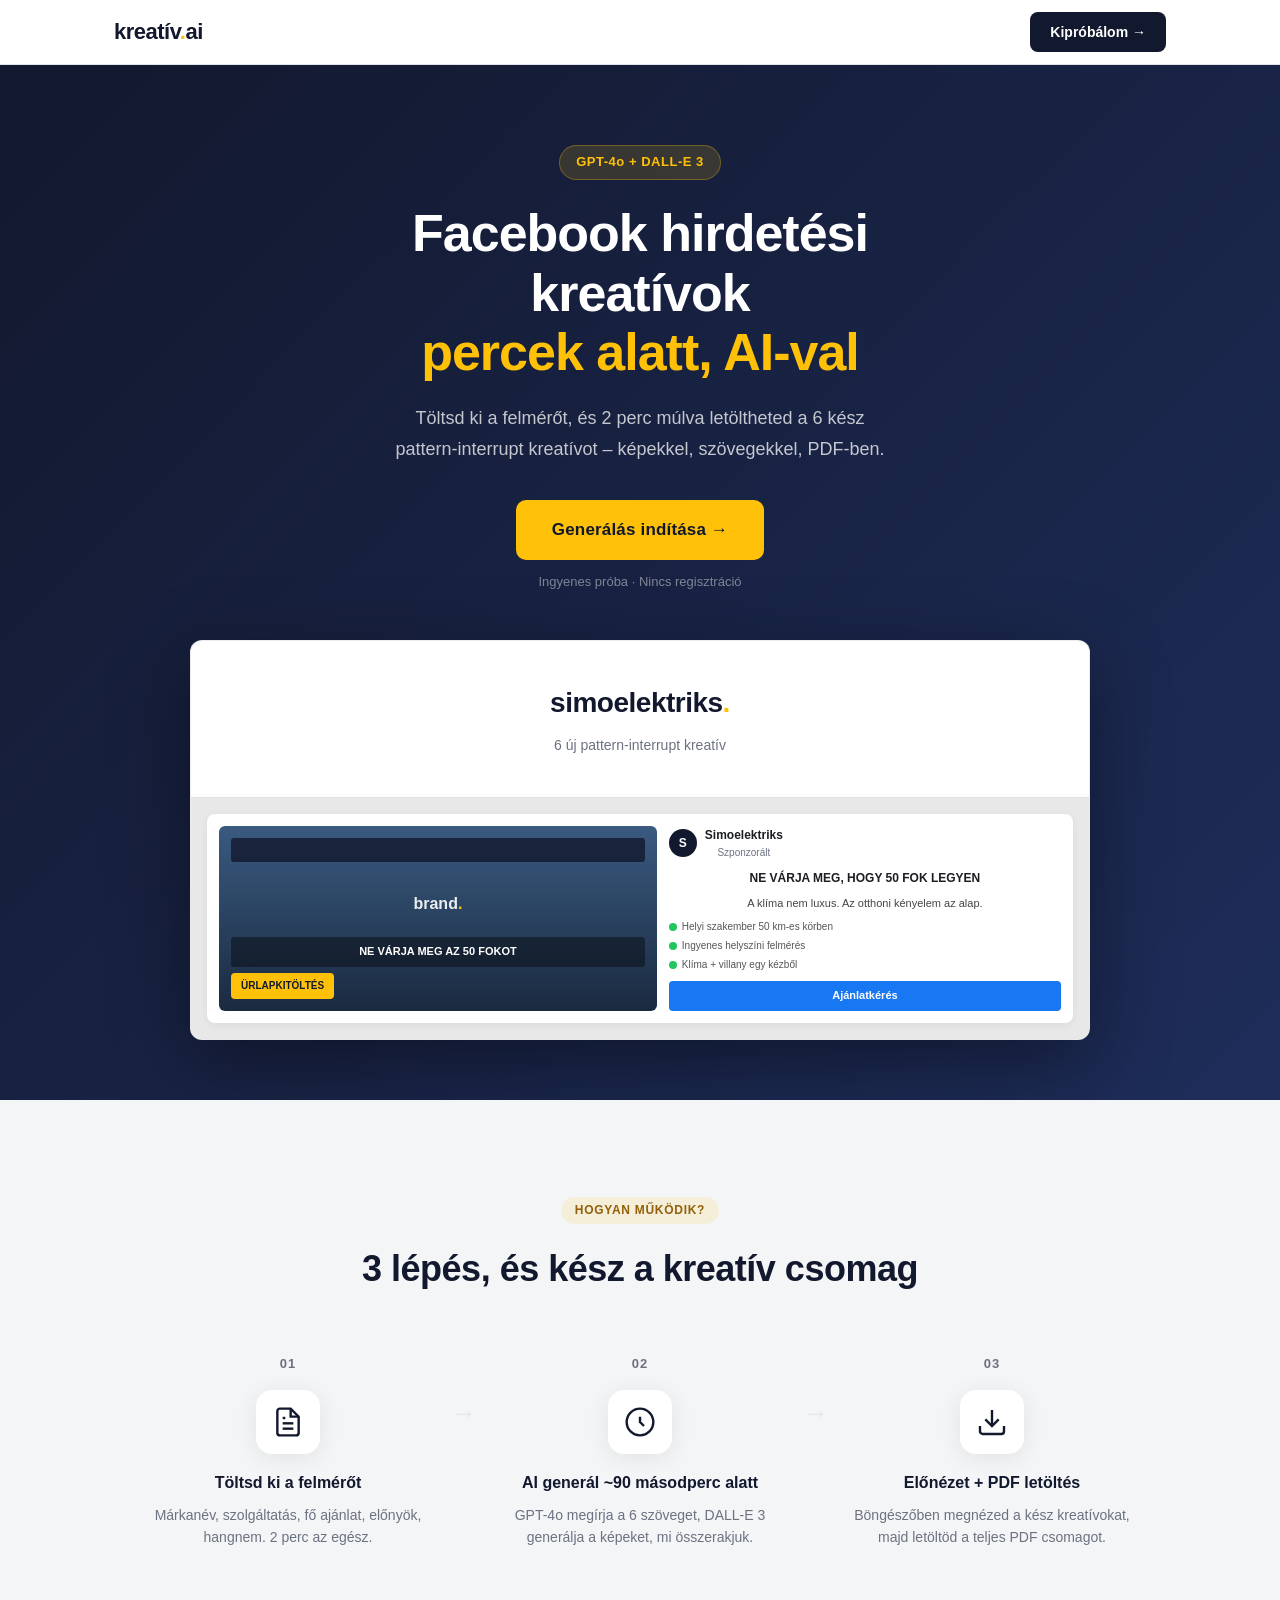
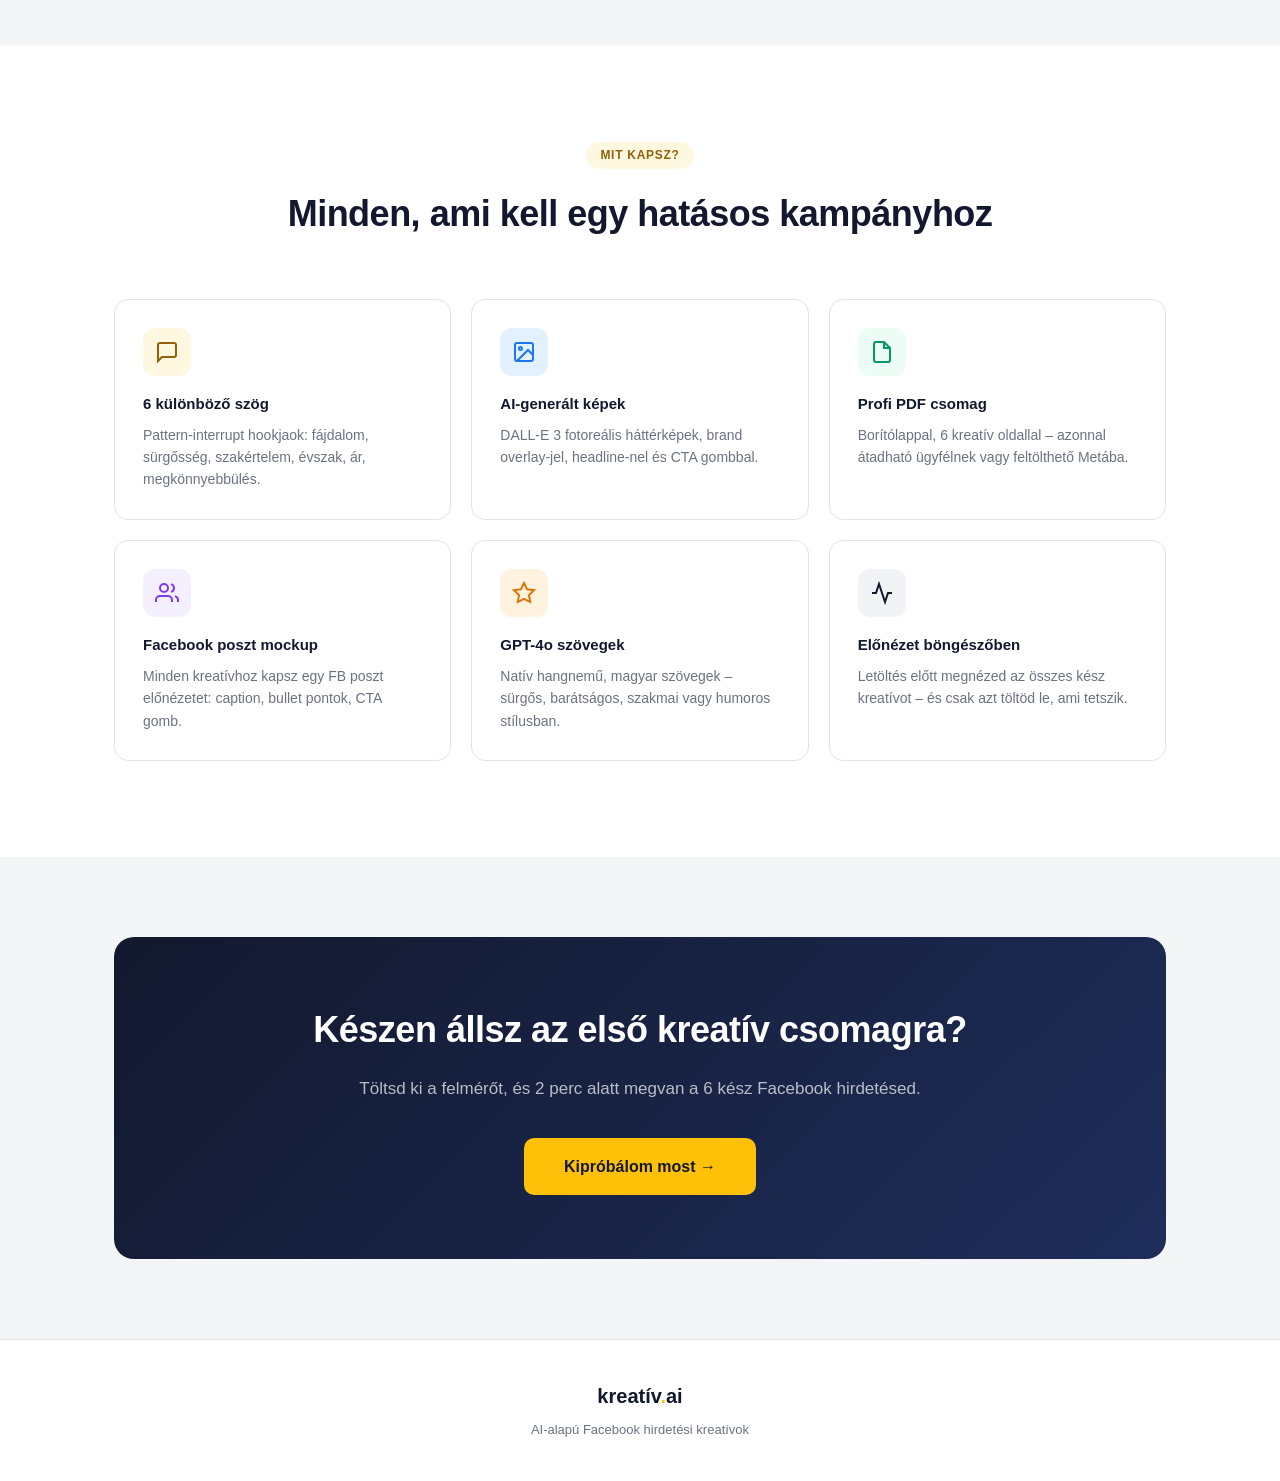
<file: templates/index.html>
<!DOCTYPE html>
<html lang="hu">
<head>
  <meta charset="UTF-8">
  <meta name="viewport" content="width=device-width, initial-scale=1.0">
  <title>kreatív.ai – Facebook hirdetési kreatívok AI alapon</title>
  <link rel="stylesheet" href="/static/css/landing.css">
</head>
<body>

<!-- NAV -->
<nav class="nav">
  <div class="nav-inner">
    <a href="/" class="nav-logo">kreatív<span class="accent">.</span>ai</a>
    <a href="/felmero" class="nav-cta">Kipróbálom →</a>
  </div>
</nav>

<!-- HERO -->
<section class="hero">
  <div class="hero-inner">
    <div class="hero-badge">GPT-4o + DALL-E 3</div>
    <h1 class="hero-title">
      Facebook hirdetési kreatívok<br>
      <span class="hero-title-accent">percek alatt, AI-val</span>
    </h1>
    <p class="hero-sub">
      Töltsd ki a felmérőt, és 2 perc múlva letöltheted a 6 kész<br>
      pattern-interrupt kreatívot – képekkel, szövegekkel, PDF-ben.
    </p>
    <a href="/felmero" class="btn-hero">Generálás indítása →</a>
    <p class="hero-hint">Ingyenes próba · Nincs regisztráció</p>
  </div>

  <!-- Mock PDF preview -->
  <div class="hero-preview">
    <div class="mock-pdf">
      <div class="mock-cover">
        <div class="mock-brand">simoelektriks<span class="accent">.</span></div>
        <div class="mock-subtitle">6 új pattern-interrupt kreatív</div>
      </div>
      <div class="mock-pages">
        <div class="mock-page">
          <div class="mock-ad">
            <div class="mock-ad-top"></div>
            <div class="mock-ad-center">brand<span class="accent">.</span></div>
            <div class="mock-ad-headline">NE VÁRJA MEG AZ 50 FOKOT</div>
            <div class="mock-ad-btn">ÜRLAPKITÖLTÉS</div>
          </div>
          <div class="mock-post">
            <div class="mock-post-header">
              <div class="mock-avatar">S</div>
              <div>
                <div class="mock-name">Simoelektriks</div>
                <div class="mock-sponsored">Szponzorált</div>
              </div>
            </div>
            <div class="mock-hook">NE VÁRJA MEG, HOGY 50 FOK LEGYEN</div>
            <div class="mock-caption">A klíma nem luxus. Az otthoni kényelem az alap.</div>
            <div class="mock-bullets">
              <div class="mock-bullet"><span class="mock-dot"></span>Helyi szakember 50 km-es körben</div>
              <div class="mock-bullet"><span class="mock-dot"></span>Ingyenes helyszíni felmérés</div>
              <div class="mock-bullet"><span class="mock-dot"></span>Klíma + villany egy kézből</div>
            </div>
            <div class="mock-cta-btn">Ajánlatkérés</div>
          </div>
        </div>
      </div>
    </div>
  </div>
</section>

<!-- HOW IT WORKS -->
<section class="how">
  <div class="container">
    <div class="section-label">Hogyan működik?</div>
    <h2 class="section-title">3 lépés, és kész a kreatív csomag</h2>
    <div class="steps">
      <div class="step">
        <div class="step-num">01</div>
        <div class="step-icon">
          <svg width="32" height="32" viewBox="0 0 24 24" fill="none" stroke="currentColor" stroke-width="1.8">
            <path d="M14 2H6a2 2 0 0 0-2 2v16a2 2 0 0 0 2 2h12a2 2 0 0 0 2-2V8z"/>
            <polyline points="14 2 14 8 20 8"/>
            <line x1="16" y1="13" x2="8" y2="13"/>
            <line x1="16" y1="17" x2="8" y2="17"/>
            <polyline points="10 9 9 9 8 9"/>
          </svg>
        </div>
        <h3>Töltsd ki a felmérőt</h3>
        <p>Márkanév, szolgáltatás, fő ajánlat, előnyök, hangnem. 2 perc az egész.</p>
      </div>
      <div class="step-arrow">→</div>
      <div class="step">
        <div class="step-num">02</div>
        <div class="step-icon">
          <svg width="32" height="32" viewBox="0 0 24 24" fill="none" stroke="currentColor" stroke-width="1.8">
            <circle cx="12" cy="12" r="10"/>
            <path d="M12 8v4l3 3"/>
          </svg>
        </div>
        <h3>AI generál ~90 másodperc alatt</h3>
        <p>GPT-4o megírja a 6 szöveget, DALL-E 3 generálja a képeket, mi összerakjuk.</p>
      </div>
      <div class="step-arrow">→</div>
      <div class="step">
        <div class="step-num">03</div>
        <div class="step-icon">
          <svg width="32" height="32" viewBox="0 0 24 24" fill="none" stroke="currentColor" stroke-width="1.8">
            <path d="M21 15v4a2 2 0 0 1-2 2H5a2 2 0 0 1-2-2v-4"/>
            <polyline points="7 10 12 15 17 10"/>
            <line x1="12" y1="15" x2="12" y2="3"/>
          </svg>
        </div>
        <h3>Előnézet + PDF letöltés</h3>
        <p>Böngészőben megnézed a kész kreatívokat, majd letöltöd a teljes PDF csomagot.</p>
      </div>
    </div>
  </div>
</section>

<!-- FEATURES -->
<section class="features">
  <div class="container">
    <div class="section-label">Mit kapsz?</div>
    <h2 class="section-title">Minden, ami kell egy hatásos kampányhoz</h2>
    <div class="features-grid">
      <div class="feature-card">
        <div class="feature-icon feature-icon--yellow">
          <svg width="24" height="24" viewBox="0 0 24 24" fill="none" stroke="currentColor" stroke-width="2">
            <path d="M21 15a2 2 0 0 1-2 2H7l-4 4V5a2 2 0 0 1 2-2h14a2 2 0 0 1 2 2z"/>
          </svg>
        </div>
        <h3>6 különböző szög</h3>
        <p>Pattern-interrupt hookjaok: fájdalom, sürgősség, szakértelem, évszak, ár, megkönnyebbülés.</p>
      </div>
      <div class="feature-card">
        <div class="feature-icon feature-icon--blue">
          <svg width="24" height="24" viewBox="0 0 24 24" fill="none" stroke="currentColor" stroke-width="2">
            <rect x="3" y="3" width="18" height="18" rx="2" ry="2"/>
            <circle cx="8.5" cy="8.5" r="1.5"/>
            <polyline points="21 15 16 10 5 21"/>
          </svg>
        </div>
        <h3>AI-generált képek</h3>
        <p>DALL-E 3 fotoreális háttérképek, brand overlay-jel, headline-nel és CTA gombbal.</p>
      </div>
      <div class="feature-card">
        <div class="feature-icon feature-icon--green">
          <svg width="24" height="24" viewBox="0 0 24 24" fill="none" stroke="currentColor" stroke-width="2">
            <path d="M14 2H6a2 2 0 0 0-2 2v16a2 2 0 0 0 2 2h12a2 2 0 0 0 2-2V8z"/>
            <polyline points="14 2 14 8 20 8"/>
          </svg>
        </div>
        <h3>Profi PDF csomag</h3>
        <p>Borítólappal, 6 kreatív oldallal – azonnal átadható ügyfélnek vagy feltölthető Metába.</p>
      </div>
      <div class="feature-card">
        <div class="feature-icon feature-icon--purple">
          <svg width="24" height="24" viewBox="0 0 24 24" fill="none" stroke="currentColor" stroke-width="2">
            <path d="M17 21v-2a4 4 0 0 0-4-4H5a4 4 0 0 0-4 4v2"/>
            <circle cx="9" cy="7" r="4"/>
            <path d="M23 21v-2a4 4 0 0 0-3-3.87"/>
            <path d="M16 3.13a4 4 0 0 1 0 7.75"/>
          </svg>
        </div>
        <h3>Facebook poszt mockup</h3>
        <p>Minden kreatívhoz kapsz egy FB poszt előnézetet: caption, bullet pontok, CTA gomb.</p>
      </div>
      <div class="feature-card">
        <div class="feature-icon feature-icon--orange">
          <svg width="24" height="24" viewBox="0 0 24 24" fill="none" stroke="currentColor" stroke-width="2">
            <polygon points="12 2 15.09 8.26 22 9.27 17 14.14 18.18 21.02 12 17.77 5.82 21.02 7 14.14 2 9.27 8.91 8.26 12 2"/>
          </svg>
        </div>
        <h3>GPT-4o szövegek</h3>
        <p>Natív hangnemű, magyar szövegek – sürgős, barátságos, szakmai vagy humoros stílusban.</p>
      </div>
      <div class="feature-card">
        <div class="feature-icon feature-icon--dark">
          <svg width="24" height="24" viewBox="0 0 24 24" fill="none" stroke="currentColor" stroke-width="2">
            <polyline points="22 12 18 12 15 21 9 3 6 12 2 12"/>
          </svg>
        </div>
        <h3>Előnézet böngészőben</h3>
        <p>Letöltés előtt megnézed az összes kész kreatívot – és csak azt töltöd le, ami tetszik.</p>
      </div>
    </div>
  </div>
</section>

<!-- CTA SECTION -->
<section class="cta-section">
  <div class="container">
    <div class="cta-card">
      <h2>Készen állsz az első kreatív csomagra?</h2>
      <p>Töltsd ki a felmérőt, és 2 perc alatt megvan a 6 kész Facebook hirdetésed.</p>
      <a href="/felmero" class="btn-cta">Kipróbálom most →</a>
    </div>
  </div>
</section>

<!-- FOOTER -->
<footer class="footer">
  <div class="container">
    <div class="footer-logo">kreatív<span class="accent">.</span>ai</div>
    <p class="footer-sub">AI-alapú Facebook hirdetési kreatívok</p>
  </div>
</footer>

</body>
</html>
</file>
<file: static/css/landing.css>
/* ===== LANDING PAGE CSS ===== */
*, *::before, *::after { box-sizing: border-box; margin: 0; padding: 0; }

:root {
  --dark: #12182D;
  --dark2: #1A2240;
  --yellow: #FFC107;
  --yellow-hover: #E6AC00;
  --blue: #1877F2;
  --bg: #F4F5F7;
  --white: #FFFFFF;
  --text: #1C1E23;
  --muted: #6B7280;
  --border: #E0E3EA;
  --radius: 14px;
  --shadow: 0 4px 24px rgba(0,0,0,0.08);
}

body {
  font-family: -apple-system, BlinkMacSystemFont, "Segoe UI", Roboto, sans-serif;
  color: var(--text);
  line-height: 1.6;
  background: var(--white);
}

.container { max-width: 1100px; margin: 0 auto; padding: 0 24px; }
.accent { color: var(--yellow); }

/* ===== NAV ===== */
.nav {
  position: sticky; top: 0; z-index: 100;
  background: rgba(255,255,255,0.95);
  backdrop-filter: blur(12px);
  border-bottom: 1px solid var(--border);
}
.nav-inner {
  max-width: 1100px; margin: 0 auto; padding: 0 24px;
  height: 64px;
  display: flex; align-items: center; justify-content: space-between;
}
.nav-logo {
  font-size: 22px; font-weight: 800; color: var(--dark);
  text-decoration: none; letter-spacing: -0.5px;
}
.nav-cta {
  background: var(--dark); color: var(--white);
  padding: 9px 20px; border-radius: 8px;
  font-size: 14px; font-weight: 600;
  text-decoration: none; transition: background 0.15s;
}
.nav-cta:hover { background: var(--dark2); }

/* ===== HERO ===== */
.hero {
  background: linear-gradient(135deg, var(--dark) 0%, #1e2d5a 100%);
  padding: 80px 24px 60px;
  display: flex; flex-direction: column; align-items: center;
  text-align: center; gap: 48px;
  overflow: hidden;
}

.hero-inner { max-width: 680px; }

.hero-badge {
  display: inline-block;
  background: rgba(255,193,7,0.15);
  color: var(--yellow);
  border: 1px solid rgba(255,193,7,0.3);
  border-radius: 999px;
  padding: 6px 16px;
  font-size: 13px; font-weight: 600;
  letter-spacing: 0.04em;
  margin-bottom: 24px;
}

.hero-title {
  font-size: clamp(32px, 5vw, 52px);
  font-weight: 800;
  color: var(--white);
  line-height: 1.15;
  letter-spacing: -1px;
  margin-bottom: 20px;
}
.hero-title-accent { color: var(--yellow); }

.hero-sub {
  font-size: 18px; color: rgba(255,255,255,0.75);
  margin-bottom: 36px; line-height: 1.7;
}

.btn-hero {
  display: inline-block;
  background: var(--yellow); color: var(--dark);
  font-size: 17px; font-weight: 700;
  padding: 16px 36px; border-radius: 10px;
  text-decoration: none; transition: all 0.15s;
  letter-spacing: 0.01em;
}
.btn-hero:hover { background: var(--yellow-hover); transform: translateY(-1px); }

.hero-hint { color: rgba(255,255,255,0.45); font-size: 13px; margin-top: 12px; }

/* ===== MOCK PDF ===== */
.hero-preview { width: 100%; max-width: 900px; }

.mock-pdf {
  background: #e8e8e8;
  border-radius: 12px;
  overflow: hidden;
  box-shadow: 0 24px 80px rgba(0,0,0,0.4);
  border: 1px solid rgba(255,255,255,0.1);
}

.mock-cover {
  background: var(--white);
  padding: 40px;
  text-align: center;
  border-bottom: 1px solid var(--border);
}
.mock-brand {
  font-size: 28px; font-weight: 800; color: var(--dark);
  letter-spacing: -0.5px;
}
.mock-subtitle {
  color: var(--muted); font-size: 14px; margin-top: 8px;
}

.mock-pages { padding: 16px; }

.mock-page {
  background: var(--white);
  border-radius: 8px;
  display: flex; gap: 12px;
  padding: 12px;
  box-shadow: 0 2px 8px rgba(0,0,0,0.06);
}

.mock-ad {
  flex: 0 0 52%;
  background: linear-gradient(180deg, #3a5a80 0%, #1a2a40 100%);
  border-radius: 6px;
  padding: 12px;
  display: flex; flex-direction: column;
  min-height: 180px;
  position: relative;
}
.mock-ad-top {
  height: 24px;
  background: rgba(18,24,45,0.8);
  border-radius: 3px;
  margin-bottom: 8px;
}
.mock-ad-center {
  flex: 1; display: flex; align-items: center; justify-content: center;
  font-size: 16px; font-weight: 800; color: rgba(255,255,255,0.9);
}
.mock-ad-headline {
  font-size: 11px; font-weight: 700; color: var(--white);
  background: rgba(0,0,0,0.4); padding: 6px 8px; border-radius: 3px;
  margin-bottom: 6px;
}
.mock-ad-btn {
  background: var(--yellow); color: var(--dark);
  font-size: 10px; font-weight: 700;
  padding: 5px 10px; border-radius: 4px;
  display: inline-block; align-self: flex-start;
}

.mock-post {
  flex: 1; display: flex; flex-direction: column; gap: 8px;
}
.mock-post-header { display: flex; gap: 8px; align-items: center; }
.mock-avatar {
  width: 28px; height: 28px; border-radius: 50%;
  background: var(--dark); color: var(--white);
  font-size: 12px; font-weight: 700;
  display: flex; align-items: center; justify-content: center;
  flex-shrink: 0;
}
.mock-name { font-size: 12px; font-weight: 700; color: var(--text); }
.mock-sponsored { font-size: 10px; color: var(--muted); }
.mock-hook { font-size: 12px; font-weight: 700; color: var(--text); }
.mock-caption { font-size: 11px; color: #444; line-height: 1.4; }
.mock-bullets { display: flex; flex-direction: column; gap: 3px; }
.mock-bullet { font-size: 10px; color: #555; display: flex; align-items: center; gap: 5px; }
.mock-dot { width: 8px; height: 8px; border-radius: 50%; background: #22c55e; flex-shrink: 0; }
.mock-cta-btn {
  background: var(--blue); color: var(--white);
  font-size: 11px; font-weight: 700;
  padding: 6px 12px; border-radius: 4px;
  text-align: center; margin-top: auto;
}

/* ===== HOW IT WORKS ===== */
.how {
  padding: 96px 24px;
  background: var(--bg);
  text-align: center;
}

.section-label {
  display: inline-block;
  background: rgba(255,193,7,0.12);
  color: #92600a;
  border-radius: 999px;
  padding: 4px 14px;
  font-size: 12px; font-weight: 700;
  letter-spacing: 0.06em; text-transform: uppercase;
  margin-bottom: 16px;
}

.section-title {
  font-size: clamp(24px, 4vw, 36px);
  font-weight: 800; color: var(--dark);
  letter-spacing: -0.5px;
  margin-bottom: 56px;
}

.steps {
  display: flex; align-items: flex-start;
  gap: 24px; justify-content: center;
  flex-wrap: wrap;
}

.step {
  flex: 1; min-width: 220px; max-width: 280px;
  text-align: center;
}

.step-num {
  font-size: 13px; font-weight: 700; color: var(--muted);
  letter-spacing: 0.08em; margin-bottom: 16px;
}

.step-icon {
  width: 64px; height: 64px; border-radius: 16px;
  background: var(--white);
  box-shadow: var(--shadow);
  display: flex; align-items: center; justify-content: center;
  margin: 0 auto 16px;
  color: var(--dark);
}

.step h3 { font-size: 16px; font-weight: 700; margin-bottom: 8px; color: var(--dark); }
.step p { font-size: 14px; color: var(--muted); line-height: 1.6; }

.step-arrow {
  font-size: 24px; color: var(--border);
  padding-top: 40px; flex-shrink: 0;
}
@media (max-width: 700px) { .step-arrow { display: none; } }

/* ===== FEATURES ===== */
.features {
  padding: 96px 24px;
  background: var(--white);
  text-align: center;
}

.features-grid {
  display: grid;
  grid-template-columns: repeat(3, 1fr);
  gap: 20px;
  text-align: left;
}
@media (max-width: 900px) { .features-grid { grid-template-columns: 1fr 1fr; } }
@media (max-width: 600px) { .features-grid { grid-template-columns: 1fr; } }

.feature-card {
  padding: 28px;
  border: 1.5px solid var(--border);
  border-radius: var(--radius);
  transition: box-shadow 0.2s, transform 0.2s;
}
.feature-card:hover {
  box-shadow: var(--shadow);
  transform: translateY(-2px);
}

.feature-icon {
  width: 48px; height: 48px; border-radius: 12px;
  display: flex; align-items: center; justify-content: center;
  margin-bottom: 16px;
}
.feature-icon--yellow { background: #FFF8E1; color: #92600a; }
.feature-icon--blue   { background: #E3F0FF; color: #1877F2; }
.feature-icon--green  { background: #ECFDF5; color: #059669; }
.feature-icon--purple { background: #F5F0FF; color: #7C3AED; }
.feature-icon--orange { background: #FFF3E0; color: #D97706; }
.feature-icon--dark   { background: #F1F3F7; color: var(--dark); }

.feature-card h3 { font-size: 15px; font-weight: 700; margin-bottom: 8px; color: var(--dark); }
.feature-card p { font-size: 14px; color: var(--muted); line-height: 1.6; }

/* ===== CTA SECTION ===== */
.cta-section {
  padding: 80px 24px;
  background: var(--bg);
}

.cta-card {
  background: linear-gradient(135deg, var(--dark) 0%, #1e2d5a 100%);
  border-radius: 20px;
  padding: 64px 48px;
  text-align: center;
  color: var(--white);
}

.cta-card h2 {
  font-size: clamp(24px, 4vw, 36px);
  font-weight: 800; margin-bottom: 16px;
  letter-spacing: -0.5px;
}
.cta-card p { font-size: 17px; color: rgba(255,255,255,0.7); margin-bottom: 36px; }

.btn-cta {
  display: inline-block;
  background: var(--yellow); color: var(--dark);
  font-size: 16px; font-weight: 700;
  padding: 16px 40px; border-radius: 10px;
  text-decoration: none; transition: all 0.15s;
}
.btn-cta:hover { background: var(--yellow-hover); transform: translateY(-1px); }

/* ===== FOOTER ===== */
.footer {
  padding: 40px 24px;
  border-top: 1px solid var(--border);
  text-align: center;
}
.footer-logo { font-size: 20px; font-weight: 800; color: var(--dark); margin-bottom: 8px; }
.footer-sub { color: var(--muted); font-size: 13px; }
</file>
